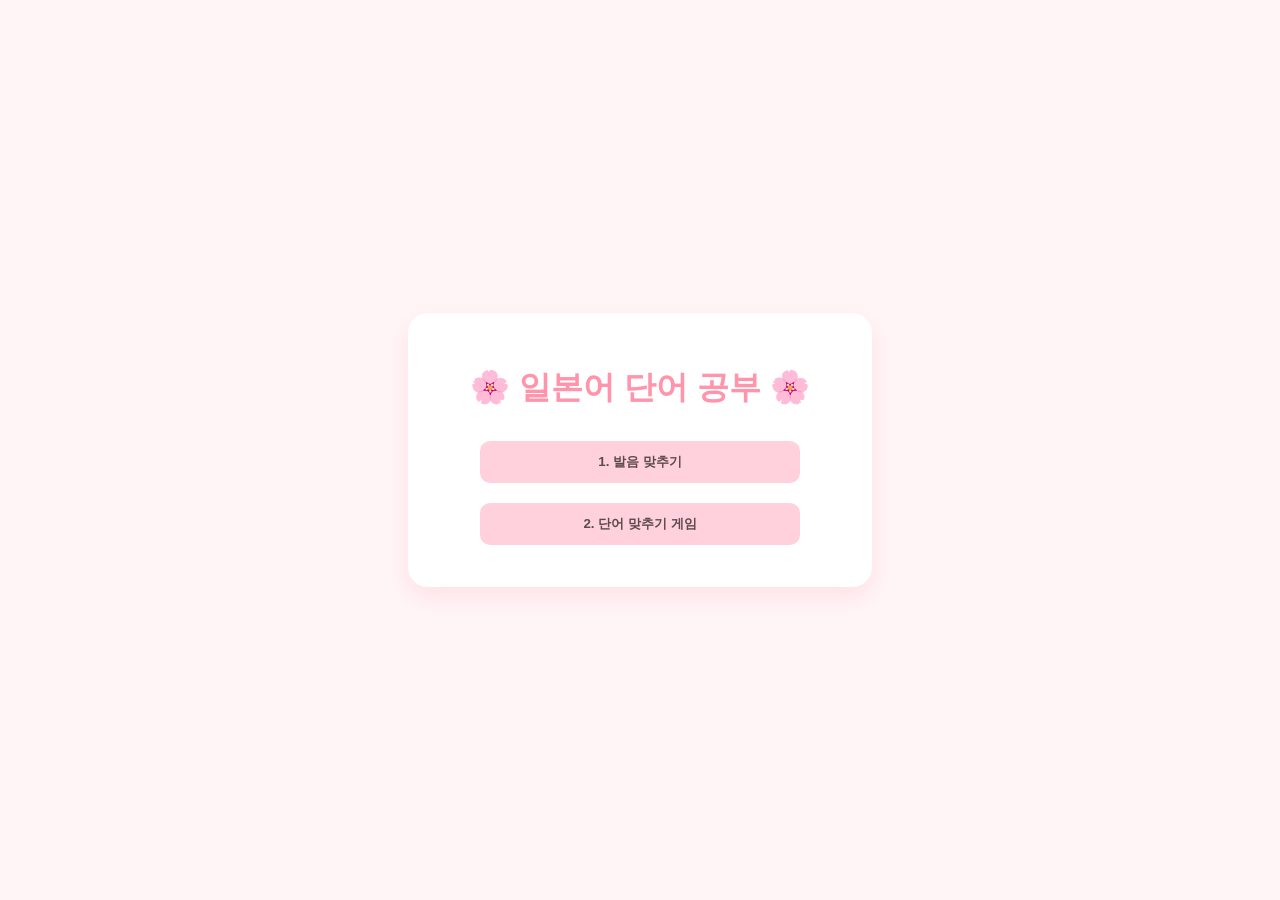
<file: index.html>
<!DOCTYPE html>
<html lang="ko">
<head>
    <meta charset="UTF-8">
    <meta name="viewport" content="width=device-width, initial-scale=1.0">
    <title>사쿠라 일본어 공부방</title> 
    <link rel="stylesheet" href="style.css">
</head>
<body>
    <div class="container">
        <header>
            <h1>🌸 일본어 단어 공부 🌸</h1>
            <div id="stats" class="hidden">
                <span>점수: <b id="score">0</b></span>
                <span>목숨: <b id="lives">3</b></span>
            </div>
        </header>

        <!-- 메인 메뉴 -->
        <nav id="menu">
            <button onclick="startQuiz()">1. 발음 맞추기 </button>
            <button onclick="startGame()">2. 단어 맞추기 게임</button>
        </nav>

        <!-- 게임 1: 객관식 퀴즈 -->
        <section id="quiz-area" class="hidden">
            <div id="char-display">あ</div>
            <div id="options" class="options-grid">
                <!-- 버튼들이 자바스크립트로 생성됨 -->
            </div>
        </section>

        <!-- 게임 2: 떨어지는 단어 -->
        <section id="game-area" class="hidden">
            <div id="falling-container"></div>
            <div class="input-box">
                <input type="text" id="word-input" placeholder="뜻을 입력하세요!" autocomplete="off">
            </div>
        </section>

        <!-- 결과 화면 -->
        <section id="result-area" class="hidden">
            <h2>게임 종료!</h2>
            <p>최종 점수: <span id="final-score">0</span>점</p>
            <button onclick="location.reload()">다시 시작하기</button>
        </section>
    </div>

    <script src="script.js"></script>
</body>
</html>
</file>
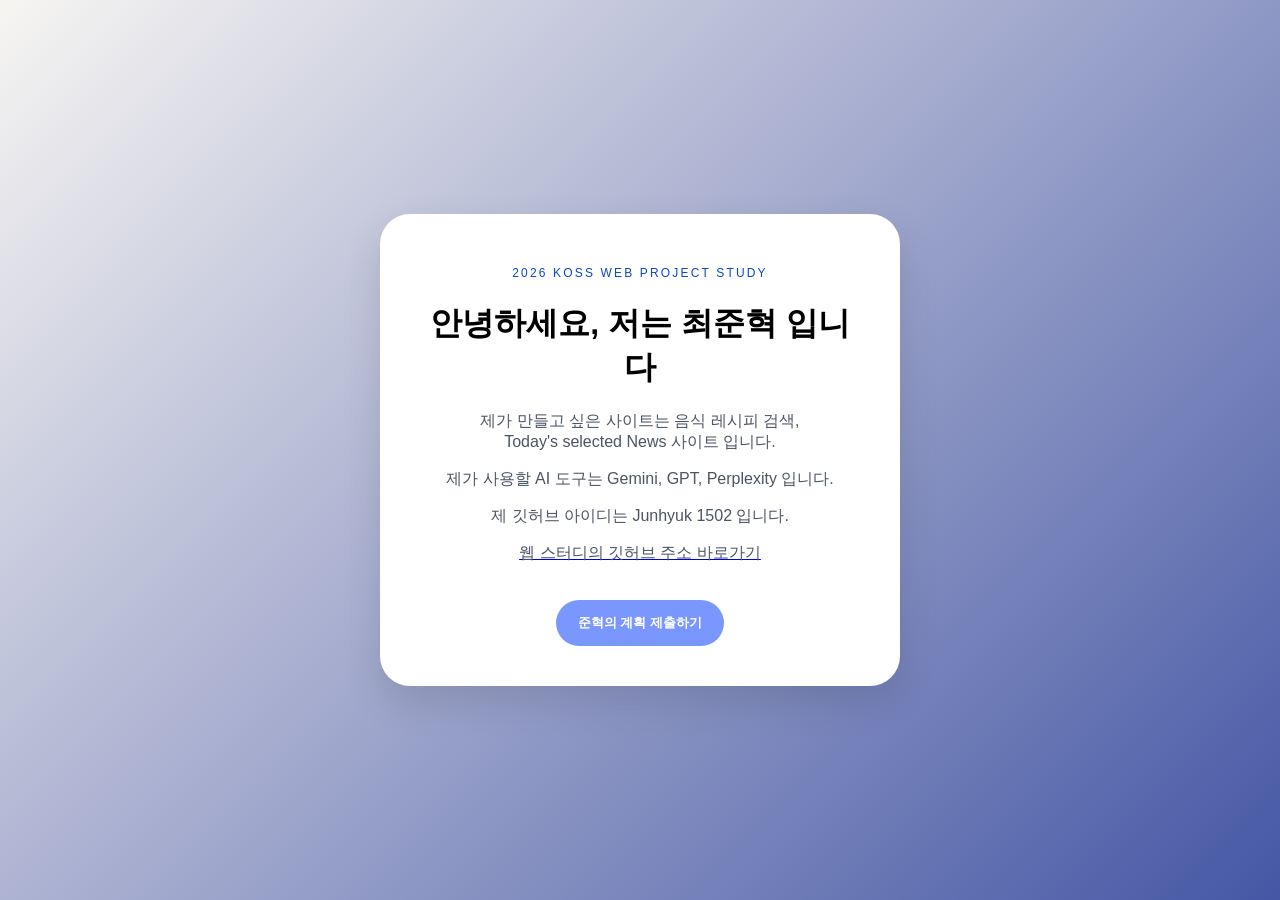
<file: week2/index.html>
<!DOCTYPE html>
<html lang="ko">

<head>
  <meta charset="UTF-8" />
  <meta name="viewport" content="width=device-width, initial-scale=1.0" />
  <title>자기소개 웹페이지</title>
  <link rel="stylesheet" href="style.css" />
</head>

<body>
  <main class="card">
    <p class="eyebrow">2026 KOSS WEB PROJECT STUDY</p>
    <h1>안녕하세요, 저는 최준혁 입니다</h1>
    <p class="desc">제가 만들고 싶은 사이트는 음식 레시피 검색, <br> Today's selected News 사이트 입니다.</p>
    <p class="desc">제가 사용할 AI 도구는 Gemini, GPT, Perplexity 입니다.</p>
    <p class="desc">제 깃허브 아이디는 Junhyuk 1502 입니다.</p>
    <a href ="https://github.com/kmu-koss/2026-01-web-study"><p class = "desc">웹 스터디의 깃허브 주소 바로가기</p></a>
    <button id="cheerButton"> 준혁의 계획 제출하기</button>
  </main>
  <script src="script.js"></script>
</body>

</html>
</file>
<file: style.css>
:root {
    --sakura-pink: #ffd1dc;
    --soft-white: #fff5f7;
    --dark-pink: #ff94ab;
    --text-color: #5d4a4e;
}

body {
    background-color: var(--soft-white);
    font-family: 'Malgun Gothic', sans-serif;
    color: var(--text-color);
    display: flex;
    justify-content: center;
    align-items: center;
    height: 100vh;
    margin: 0;
}

.container {
    background: white;
    width: 400px;
    padding: 2rem;
    border-radius: 20px;
    box-shadow: 0 10px 25px rgba(255, 148, 171, 0.2);
    text-align: center;
    position: relative;
    overflow: hidden;
}

h1 { color: var(--dark-pink); }

button {
    background-color: var(--sakura-pink);
    border: none;
    padding: 12px 20px;
    margin: 10px;
    border-radius: 10px;
    cursor: pointer;
    font-weight: bold;
    transition: background 0.3s;
    color: var(--text-color);
    width: 80%;
}

button:hover { background-color: var(--dark-pink); color: white; }

.hidden { display: none !important; }

/* 퀴즈 스타일 */
#char-display {
    font-size: 80px;
    margin: 20px 0;
    color: var(--dark-pink);
}

.options-grid {
    display: grid;
    grid-template-columns: 1fr 1fr;
    gap: 10px;
}

/* 떨어지는 게임 스타일 */
#falling-container {
    height: 300px;
    border: 2px dashed var(--sakura-pink);
    position: relative;
    margin-bottom: 10px;
    overflow: hidden;
    background-color: #fff;
}

.falling-word {
    position: absolute;
    background: var(--sakura-pink);
    padding: 5px 10px;
    border-radius: 15px;
    font-size: 14px;
    white-space: nowrap;
}

#word-input {
    width: 90%;
    padding: 10px;
    border: 2px solid var(--sakura-pink);
    border-radius: 10px;
    outline: none;
}

#stats {
    display: flex;
    justify-content: space-around;
    margin-bottom: 15px;
    font-weight: bold;
}

/* 벚꽃 효과 애니메이션 */
@keyframes fall {
    from { transform: translateY(-20px); }
    to { transform: translateY(300px); }
}
</file>
<file: week2/style.css>
* {
  box-sizing: border-box;
}

body {
  margin: 0;
  min-height: 100vh;
  display: flex;
  justify-content: center;
  align-items: center;
  font-family: 'Pretendard', 'Apple SD Gothic Neo', sans-serif;
  background: linear-gradient(135deg, #f7f5f2, #4557a5);
}

.card {
  width: min(520px, 92vw);
  padding: 40px;
  border-radius: 30px;
  background: white;
  box-shadow: 0 16px 40px rgba(0, 0, 0, 0.12);
  text-align: center;
}

.eyebrow {
  letter-spacing: 0.18em;
  font-size: 12px;
  color: #0b48c4;
}

.desc {
  color: #4b5563;
}

button {
  margin-top: 20px;
  border: none;
  padding: 14px 22px;
  border-radius: 999px;
  background: #7a96ff;
  color: white;
  font-weight: 700;
  cursor: pointer;
}
</file>
